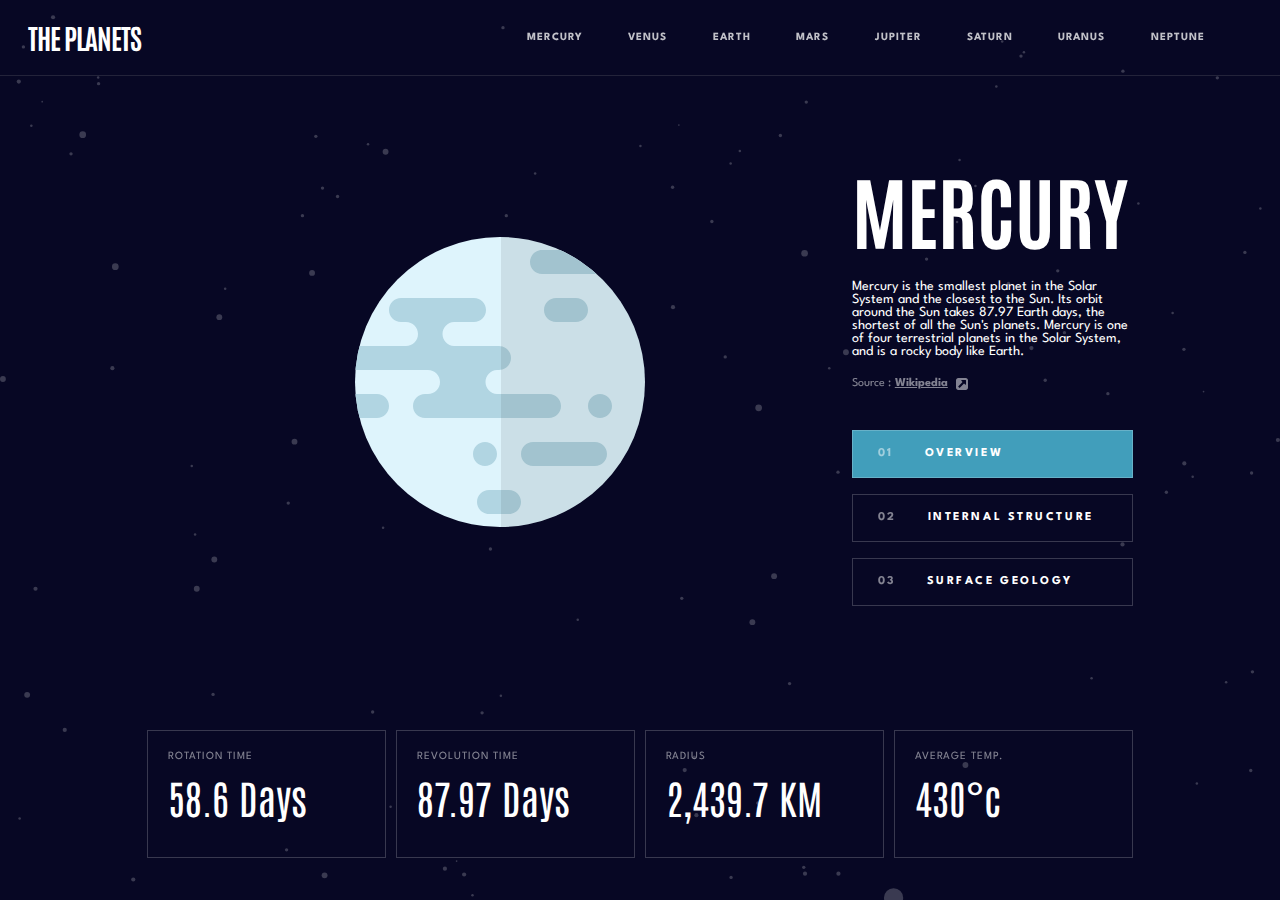
<file: index.html>
<!DOCTYPE html>
<html lang="en">

<head>
    <meta charset="UTF-8" />
    <meta http-equiv="X-UA-Compatible" content="IE=edge" />
    <meta name="viewport" content="width=device-width, initial-scale=1.0" />
    <title>Planets Fact Site</title>
    <link rel="preconnect" href="https://fonts.googleapis.com" />
    <link rel="preconnect" href="https://fonts.gstatic.com" crossorigin />
    <link href="https://fonts.googleapis.com/css2?family=Antonio:wght@400;500&family=Spartan:wght@400;700&display=swap"
        rel="stylesheet" />
    <link rel="stylesheet" href="./style/style.css" />
</head>

<body>
    <div class="overlay"></div>
    <header>
        <nav>
            <h1>THE PLANETS</h1>
            <ul class="nav-links">
                <li class="mercury" onClick="planetHandler(0)">MERCURY</li>
                <li class="venus" onClick="planetHandler(1)">VENUS</li>
                <li class="earth" onClick="planetHandler(2)">EARTH</li>
                <li class="mars" onClick="planetHandler(3)">MARS</li>
                <li class="jupiter" onClick="planetHandler(4)">JUPITER</li>
                <li class="saturn" onClick="planetHandler(5)">SATURN</li>
                <li class="uranus" onClick="planetHandler(6)">URANUS</li>
                <li class="neptune" onClick="planetHandler(7)">NEPTUNE</li>
            </ul>
            <div class="menu-btn">
                <div class="menu-btn__burger"></div>
            </div>
            <div class="menu hide-for-desktop">
                <div class="row" onClick="planetHandler(0)">
                    <div class="row-left">
                        <img src="/assets/mercury-ball.svg">
                        <a>MERCURY</a>
                    </div>
                    <img src="/assets/little-arrow.svg">
                </div>
                <div class="row" onClick="planetHandler(1)">
                    <div class="row-left">
                        <img src="/assets/venus-ball.svg">
                        <a>VENUS</a>
                    </div>
                    <img src="/assets/little-arrow.svg">
                </div>
                <div class="row" onClick="planetHandler(2)">
                    <div class="row-left">
                        <img src="/assets/earth-ball.svg">
                        <a>EARTH</a>
                    </div>
                    <img src="/assets/little-arrow.svg">
                </div>
                <div class="row" onClick="planetHandler(3)">
                    <div class="row-left">
                        <img src="/assets/mars-ball.svg">
                        <a>MARS</a>
                    </div>
                    <img src="/assets/little-arrow.svg">
                </div>
                <div class="row" onClick="planetHandler(4)">
                    <div class="row-left">
                        <img src="/assets/jupiter-ball.svg">
                        <a>JUPITER</a>
                    </div>
                    <img src="/assets/little-arrow.svg">
                </div>
                <div class="row" onClick="planetHandler(5)">
                    <div class="row-left">
                        <img src="/assets/saturn-ball.svg">
                        <a>SATURN</a>
                    </div>
                    <img src="/assets/little-arrow.svg">
                </div>
                <div class="row" onClick="planetHandler(6)">
                    <div class="row-left">
                        <img src="/assets/uranus-ball.svg">
                        <a>URANUS</a>
                    </div>
                    <img src="/assets/little-arrow.svg">
                </div>
                <div class="row" onClick="planetHandler(7)">
                    <div class="row-left">
                        <img src="/assets/neptune-ball.svg">
                        <a>NEPTUNE</a>
                    </div>
                    <img src="/assets/little-arrow.svg">
                </div>
            </div>
        </nav>
        <div class="navigate-mobile hide-for-desktop">
            <button class="overview-mobile" onClick="overviewHandler()">Overview</button>

            <button class="structure-mobile" onClick="structureHandler()">Structure</button>
            <button class="geology-mobile" onClick="geologyHandler()">Geology</button>
        </div>
    </header>
    <main>
        <section class="main">
            <div class="planet-div">
                <div class="planet"></div>
            </div>
            <div class="planet-info">
                <div class="basic-info">
                    <h1 class="planet-name"></h1>
                    <p class="planet-desc"></p>
                    <div class="source">
                        <p>
                            Source :
                            <a class="source-link" href="" target="_blank">Wikipedia</a>
                        </p>
                        <img src="/assets/icon-source.svg" />
                    </div>
                </div>
                <div class="planet-content">
                    <button class="overview" onClick="overviewHandler()"><span>01 </span>Overview</button>
                    <button class="structure" onClick="structureHandler()">
                        <span>02 </span>Internal Structure
                    </button>
                    <button class="geology" onClick="geologyHandler()"><span>03 </span>Surface Geology</button>
                </div>
            </div>
        </section>
        <section class="facts">
            <div class="rotation card">
                <p class="fact-name">ROTATION TIME</p>
                <p class="fact-rotation fact"></p>
            </div>
            <div class="revolution card">
                <p class="fact-name">REVOLUTION TIME</p>
                <p class="fact-revolution fact"></p>
            </div>
            <div class="radius card">
                <p class="fact-name">RADIUS</p>
                <p class="fact-radius fact"></p>
            </div>
            <div class="temperature card">
                <p class="fact-name">AVERAGE TEMP.</p>
                <p class="fact-temperature fact"></p>
            </div>
        </section>
    </main>
    <script src="/app.js"></script>
</body>

</html>
</file>
<file: style/style.css>
* {
  padding: 0;
  margin: 0;
  -webkit-box-sizing: border-box;
          box-sizing: border-box;
}

html {
  font-size: 62.5%;
}

html, body {
  height: 100%;
}

@media (max-width: 659px) {
  .hide-for-mobile {
    display: none;
  }
}

@media (min-width: 660px) {
  .hide-for-desktop {
    display: none;
  }
}

body {
  color: white;
  font-size: 1.2rem;
  font-family: "Antonio", sans-serif;
  font-weight: 400;
  background-image: url("/assets/background-stars.svg");
  background-color: #070724;
  background-position: center;
  background-size: cover;
}

a {
  color: white;
  text-decoration: none;
}

ul {
  list-style-type: none;
}

button {
  cursor: pointer;
}

header {
  height: 8.4vh;
  display: -webkit-box;
  display: -ms-flexbox;
  display: flex;
  -webkit-box-pack: center;
      -ms-flex-pack: center;
          justify-content: center;
  -webkit-box-align: center;
      -ms-flex-align: center;
          align-items: center;
  border-bottom: 0.1rem solid rgba(151, 151, 151, 0.2);
}

.content-nav {
  display: none;
}

nav .nav-links {
  display: -webkit-box;
  display: -ms-flexbox;
  display: flex;
}

nav {
  width: 95.56%;
  margin: auto;
  display: -webkit-box;
  display: -ms-flexbox;
  display: flex;
  -webkit-box-pack: center;
      -ms-flex-pack: center;
          justify-content: center;
  -webkit-box-align: center;
      -ms-flex-align: center;
          align-items: center;
  -webkit-box-pack: justify;
      -ms-flex-pack: justify;
          justify-content: space-between;
}

nav h1 {
  letter-spacing: -.105rem;
  font-size: 2.8rem;
  font-family: "Antonio", sans-serif;
  font-weight: medium;
  -webkit-box-flex: 1;
      -ms-flex: 1 1 auto;
          flex: 1 1 auto;
}

nav .nav-links {
  display: -webkit-box;
  display: -ms-flexbox;
  display: flex;
  -webkit-box-pack: center;
      -ms-flex-pack: center;
          justify-content: center;
  -webkit-box-align: center;
      -ms-flex-align: center;
          align-items: center;
  -webkit-box-flex: 1;
      -ms-flex: 1 1 auto;
          flex: 1 1 auto;
  -ms-flex-pack: distribute;
      justify-content: space-around;
  opacity: 75%;
}

nav .nav-links li {
  cursor: pointer;
  letter-spacing: .1rem;
  font-size: 1.1rem;
  font-family: "Spartan", sans-serif;
  font-weight: bold;
}

.menu-btn {
  display: -webkit-box;
  display: -ms-flexbox;
  display: flex;
  -webkit-box-pack: center;
      -ms-flex-pack: center;
          justify-content: center;
  -webkit-box-align: center;
      -ms-flex-align: center;
          align-items: center;
  width: 2.4rem;
  height: 1.7rem;
  cursor: pointer;
  -webkit-transition: all .3s ease-in-out;
  transition: all .3s ease-in-out;
}

.menu-btn__burger {
  display: none;
  width: 2.4rem;
  height: .3rem;
  background: white;
}

.menu-btn__burger::before,
.menu-btn__burger::after {
  content: '';
  position: absolute;
  width: 2.4rem;
  height: .3rem;
  background: white;
  -webkit-transition: all .3s ease-in-out;
  transition: all .3s ease-in-out;
}

.menu-btn__burger::before {
  -webkit-transform: translateY(-0.7rem);
          transform: translateY(-0.7rem);
}

.menu-btn__burger::after {
  -webkit-transform: translateY(0.7rem);
          transform: translateY(0.7rem);
}

.menu-btn.open .menu-btn__burger {
  opacity: 25%;
}

.planet-div {
  height: 68vh;
  width: 100%;
  display: -webkit-box;
  display: -ms-flexbox;
  display: flex;
  -webkit-box-pack: center;
      -ms-flex-pack: center;
          justify-content: center;
  -webkit-box-align: center;
      -ms-flex-align: center;
          align-items: center;
}

.planet {
  height: 45rem;
  width: 45rem;
}

.overlay {
  display: none;
  background-color: #070724;
  position: absolute;
  height: 100%;
  width: 100%;
  top: 7rem;
  bottom: 0;
  right: 0;
  left: 0;
  z-index: 2;
}

.main {
  width: 77%;
  margin: auto;
  height: 68vh;
  display: -webkit-box;
  display: -ms-flexbox;
  display: flex;
  -webkit-box-pack: center;
      -ms-flex-pack: center;
          justify-content: center;
  -webkit-box-align: center;
      -ms-flex-align: center;
          align-items: center;
  -webkit-box-orient: horizontal;
  -webkit-box-direction: normal;
      -ms-flex-direction: row;
          flex-direction: row;
  -webkit-box-pack: justify;
      -ms-flex-pack: justify;
          justify-content: space-between;
}

.main .planet-info {
  height: 50vh;
  display: -webkit-box;
  display: -ms-flexbox;
  display: flex;
  -webkit-box-pack: center;
      -ms-flex-pack: center;
          justify-content: center;
  -webkit-box-align: center;
      -ms-flex-align: center;
          align-items: center;
  -webkit-box-pack: justify;
      -ms-flex-pack: justify;
          justify-content: space-between;
  -webkit-box-orient: vertical;
  -webkit-box-direction: normal;
      -ms-flex-direction: column;
          flex-direction: column;
  width: 33%;
}

.main .planet-info .planet-name {
  text-transform: uppercase;
  font-size: 8rem;
  margin-bottom: 2rem;
}

.main .planet-info .planet-desc {
  font-family: 'Spartan', sans-serif;
  font-size: 1.4rem;
  font-weight: 400;
}

.main .planet-info .planet-desc {
  margin-bottom: 2rem;
}

.main .planet-info .source {
  font-family: 'Spartan', sans-serif;
  font-size: 1.2rem;
  display: -webkit-box;
  display: -ms-flexbox;
  display: flex;
  -webkit-box-align: center;
      -ms-flex-align: center;
          align-items: center;
}

.main .planet-info .source p {
  opacity: 50%;
}

.main .planet-info .source p a {
  margin-left: .1rem;
  margin-right: .8rem;
  font-weight: bold;
  text-decoration: underline;
}

.main .planet-info .source img {
  height: 1.2rem;
  width: 1.2rem;
}

.main .planet-info .planet-content {
  margin-top: 4rem;
  -webkit-box-orient: vertical;
  -webkit-box-direction: normal;
      -ms-flex-direction: column;
          flex-direction: column;
  min-width: 28.1rem;
}

.main .planet-info .planet-content button {
  text-align: left;
  color: white;
  height: 4.8rem;
  width: 100%;
  background-color: transparent;
  margin-bottom: 1.6rem;
  border: 0.1rem solid rgba(255, 255, 255, 0.2);
  text-transform: uppercase;
  font-family: 'Spartan', sans-serif;
  font-weight: bold;
  font-size: 1.2rem;
  letter-spacing: .257rem;
}

.main .planet-info .planet-content button span {
  opacity: 50%;
  padding: 2.5rem;
}

.facts {
  height: 23.6vh;
  width: 77%;
  margin: auto;
  display: -webkit-box;
  display: -ms-flexbox;
  display: flex;
  -webkit-box-pack: center;
      -ms-flex-pack: center;
          justify-content: center;
  -webkit-box-align: center;
      -ms-flex-align: center;
          align-items: center;
  -webkit-box-pack: justify;
      -ms-flex-pack: justify;
          justify-content: space-between;
}

.facts .card {
  height: 12.8rem;
  width: 25.5rem;
  border: 0.1rem solid rgba(255, 255, 255, 0.2);
  padding: 2rem;
}

.facts .card .fact-name {
  font-family: "Spartan", sans-serif;
  font-size: 1.1rem;
  font-size: bold;
  letter-spacing: .1rem;
  opacity: 50%;
  margin-bottom: 1rem;
}

.facts .card .fact {
  font-family: "Antonio", sans-serif;
  font-weight: medium;
  font-size: 4rem;
}

.facts .rotation,
.facts .revolution,
.facts .radius {
  margin-right: 1rem;
}

@media (max-width: 1150px) {
  nav .nav-links {
    display: -webkit-box;
    display: -ms-flexbox;
    display: flex;
  }
  header {
    height: 15.625vh;
  }
  nav {
    width: 89.58%;
    margin: auto;
    -webkit-box-orient: vertical;
    -webkit-box-direction: normal;
        -ms-flex-direction: column;
            flex-direction: column;
  }
  nav h1 {
    margin-bottom: 4rem;
  }
  nav .nav-links {
    width: 66.5rem;
  }
  .planet-div {
    height: 46vh;
    width: 100%;
    display: -webkit-box;
    display: -ms-flexbox;
    display: flex;
    -webkit-box-pack: center;
        -ms-flex-pack: center;
            justify-content: center;
    -webkit-box-align: center;
        -ms-flex-align: center;
            align-items: center;
  }
  .main {
    width: 89.58%;
    margin: auto;
    height: 69.725vh;
    -webkit-box-orient: vertical;
    -webkit-box-direction: normal;
        -ms-flex-direction: column;
            flex-direction: column;
    -webkit-box-pack: end;
        -ms-flex-pack: end;
            justify-content: flex-end;
  }
  .main .planet-info {
    height: 27.25vh;
    -webkit-box-orient: horizontal;
    -webkit-box-direction: normal;
        -ms-flex-direction: row;
            flex-direction: row;
    width: 100%;
  }
  .main .planet-info .planet-name {
    font-size: 4.8rem;
    margin-bottom: 2.5rem;
  }
  .main .planet-info .planet-desc {
    margin-right: 5rem;
    font-size: 1.1rem;
    line-height: 2.2rem;
    font-weight: 400;
  }
  .main .planet-info .planet-desc {
    margin-bottom: 2rem;
  }
  .main .planet-info .source {
    display: -webkit-box;
    display: -ms-flexbox;
    display: flex;
    -webkit-box-align: center;
        -ms-flex-align: center;
            align-items: center;
  }
  .main .planet-info .source p {
    opacity: 50%;
  }
  .main .planet-info .source p a {
    margin-left: .1rem;
    margin-right: .8rem;
    font-weight: bold;
    text-decoration: underline;
  }
  .main .planet-info .source img {
    height: 1.2rem;
    width: 1.2rem;
  }
  .main .planet-info .planet-content {
    margin-top: 4.4rem;
    width: 0;
    min-width: 28.1rem;
  }
  .main .planet-info .planet-content button {
    height: 4rem;
    background-color: transparent;
    font-size: 0.9rem;
    letter-spacing: .193rem;
  }
  .main .planet-info .planet-content button span {
    padding-right: 1.5rem;
    padding-left: 2rem;
  }
  .facts {
    width: 89.58%;
    margin: auto;
    height: 14.65vh;
  }
  .facts .card {
    height: 8.8rem;
    width: 16.4rem;
    border: 0.1rem solid rgba(255, 255, 255, 0.2);
    padding: 2rem;
  }
  .facts .card .fact-name {
    font-size: 0.8rem;
    letter-spacing: .073rem;
  }
  .facts .card .fact {
    font-size: 2.4rem;
    letter-spacing: -.09rem;
  }
  .facts .rotation,
  .facts .revolution,
  .facts .radius {
    margin-right: 1rem;
  }
}

@media (max-width: 660px) {
  .menu {
    width: calc(327/375*100%);
    display: -webkit-box;
    display: -ms-flexbox;
    display: flex;
    -webkit-box-orient: vertical;
    -webkit-box-direction: normal;
        -ms-flex-direction: column;
            flex-direction: column;
    -webkit-box-align: center;
        -ms-flex-align: center;
            align-items: center;
    height: 48.87rem;
    position: absolute;
    top: 7rem;
    z-index: 3;
    display: none;
  }
  .menu .row {
    height: 4.3rem;
    display: -webkit-box;
    display: -ms-flexbox;
    display: flex;
    width: 100%;
    -webkit-box-pack: justify;
        -ms-flex-pack: justify;
            justify-content: space-between;
    -webkit-box-align: center;
        -ms-flex-align: center;
            align-items: center;
  }
  .menu .row:not(:last-child) {
    border-bottom: 1px solid rgba(151, 151, 151, 0.1);
  }
  .menu .row .row-left {
    display: -webkit-box;
    display: -ms-flexbox;
    display: flex;
  }
  .menu .row .row-left a {
    font-family: "Spartan", sans-serif;
    font-size: 1.5rem;
    letter-spacing: 0.136rem;
    line-height: 2.5rem;
    font-weight: bold;
    margin-left: 2.5rem;
  }
  .navigate-mobile {
    width: 100%;
    display: -webkit-box;
    display: -ms-flexbox;
    display: flex;
    -webkit-box-pack: justify;
        -ms-flex-pack: justify;
            justify-content: space-between;
    padding: 2rem 2.4rem 2rem 2.4rem;
    height: 7rem;
  }
  .navigate-mobile button {
    text-transform: uppercase;
    background: transparent;
    border: none;
    color: white;
    font-family: "Spartan", sans-serif;
    letter-spacing: 0.193rem;
    font-size: .9rem;
    font-weight: bold;
    opacity: 50%;
  }
  nav .nav-links {
    display: none;
  }
  .menu-btn__burger {
    display: -webkit-box;
    display: -ms-flexbox;
    display: flex;
  }
  header {
    height: 14rem;
    display: -webkit-box;
    display: -ms-flexbox;
    display: flex;
    -webkit-box-orient: vertical;
    -webkit-box-direction: normal;
        -ms-flex-direction: column;
            flex-direction: column;
    margin: 0;
  }
  nav {
    padding: 0 2.4rem 0 2.4rem;
    height: 7rem;
    display: -webkit-box;
    display: -ms-flexbox;
    display: flex;
    -webkit-box-pack: center;
        -ms-flex-pack: center;
            justify-content: center;
    -webkit-box-align: center;
        -ms-flex-align: center;
            align-items: center;
    -ms-flex-pack: distribute;
        justify-content: space-around;
    -webkit-box-orient: horizontal;
    -webkit-box-direction: normal;
        -ms-flex-direction: row;
            flex-direction: row;
    width: 100%;
    border-bottom: 0.1rem solid rgba(151, 151, 151, 0.2);
  }
  nav h1 {
    margin-bottom: 0;
  }
  .planet-div {
    height: 30rem;
    width: 100%;
    display: -webkit-box;
    display: -ms-flexbox;
    display: flex;
    -webkit-box-pack: center;
        -ms-flex-pack: center;
            justify-content: center;
    -webkit-box-align: center;
        -ms-flex-align: center;
            align-items: center;
  }
  .planet {
    height: 28.5rem;
    width: 28.5rem;
    background-repeat: no-repeat;
  }
  .main {
    margin-top: 0;
    width: 89.58%;
    margin: auto;
    height: 69.725vh;
    -webkit-box-orient: vertical;
    -webkit-box-direction: normal;
        -ms-flex-direction: column;
            flex-direction: column;
    -webkit-box-pack: end;
        -ms-flex-pack: end;
            justify-content: flex-end;
  }
  .main .planet-info {
    height: 23.5rem;
    -webkit-box-orient: horizontal;
    -webkit-box-direction: normal;
        -ms-flex-direction: row;
            flex-direction: row;
    width: 100%;
    text-align: center;
  }
  .main .planet-info .planet-name {
    font-size: 4rem;
    margin-bottom: 1.6rem;
  }
  .main .planet-info .planet-desc {
    font-family: "Spartan", sans-serif;
    margin-right: 0;
    font-size: 1.1rem;
    line-height: 2.2rem;
    font-weight: 400;
    width: calc(327/375*100%);
    margin: auto;
  }
  .main .planet-info .planet-desc {
    margin-bottom: 3.2rem;
  }
  .main .planet-info .source {
    display: -webkit-box;
    display: -ms-flexbox;
    display: flex;
    -webkit-box-align: center;
        -ms-flex-align: center;
            align-items: center;
    -webkit-box-pack: center;
        -ms-flex-pack: center;
            justify-content: center;
  }
  .main .planet-info .source p {
    opacity: 50%;
  }
  .main .planet-info .source p a {
    margin-left: .1rem;
    margin-right: .8rem;
    font-weight: bold;
    text-decoration: underline;
  }
  .main .planet-info .source img {
    height: 1.2rem;
    width: 1.2rem;
  }
  .main .planet-info .planet-content {
    display: none;
  }
  .facts {
    margin-top: 3.2rem;
    width: 87.2%;
    -webkit-box-orient: vertical;
    -webkit-box-direction: normal;
        -ms-flex-direction: column;
            flex-direction: column;
    height: 30.5vh;
  }
  .facts .card {
    display: -webkit-box;
    display: -ms-flexbox;
    display: flex;
    -webkit-box-pack: center;
        -ms-flex-pack: center;
            justify-content: center;
    -webkit-box-align: center;
        -ms-flex-align: center;
            align-items: center;
    -webkit-box-pack: justify;
        -ms-flex-pack: justify;
            justify-content: space-between;
    height: 4.8rem;
    width: 32.7rem;
    border: 0.1rem solid rgba(255, 255, 255, 0.2);
    padding: 2rem;
  }
  .facts .card .fact-name {
    font-size: 0.8rem;
    letter-spacing: .073rem;
  }
  .facts .card .fact {
    font-size: 2rem;
    letter-spacing: -.075rem;
  }
  .facts .rotation,
  .facts .revolution,
  .facts .radius {
    margin-right: 0rem;
  }
  .facts .temperature {
    margin-bottom: 4rem;
  }
}
/*# sourceMappingURL=style.css.map */
</file>
